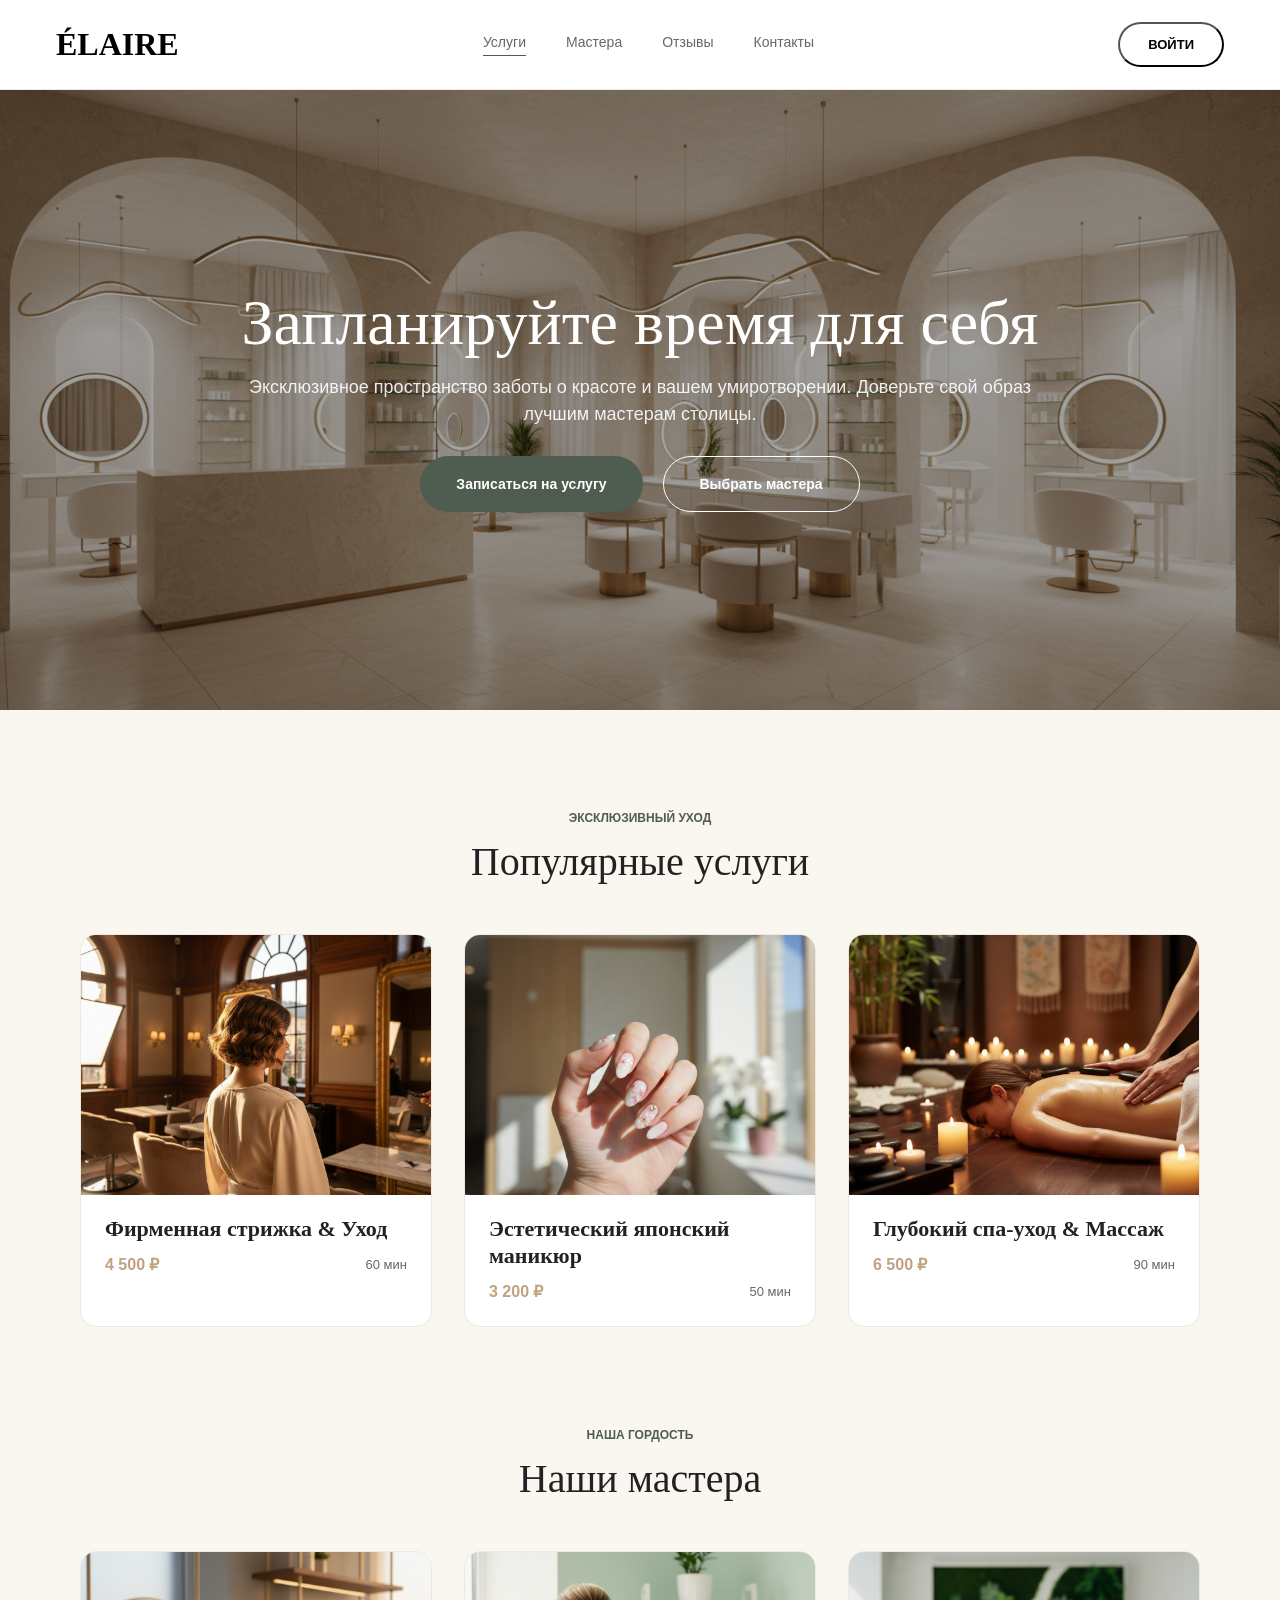
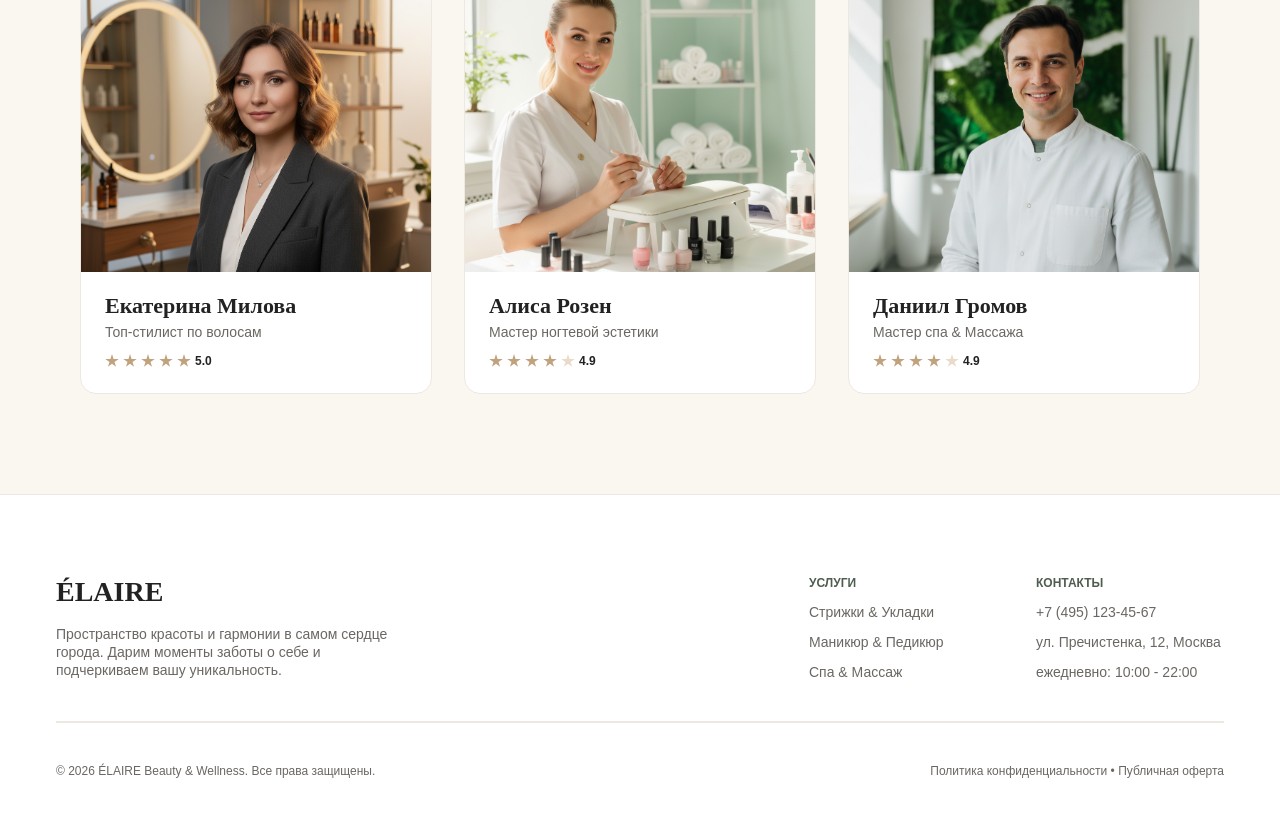
<file: frontend-1-complete/index.html>
<!DOCTYPE html>
<html lang="ru">
  <head>
    <meta charset="UTF-8" />
    <link rel="icon" type="image/svg+xml" href="/favicon.svg" />
    <meta name="viewport" content="width=device-width, initial-scale=1.0" />
    <title>ÉLAIRE — Салон услуг</title>
    <link rel="stylesheet" href="home.css" />
  </head>
  <body>
    <div class="page">
      <!-- header -->
      <header class="header">
        <div class="logo">
          <span class="logo-text">ÉLAIRE</span>
        </div>
        <nav class="nav-links">
          <div class="nav-item active"><a href="#">Услуги</a></div>
          <div class="nav-item"><a href="#">Мастера</a></div>
          <div class="nav-item"><a href="#">Отзывы</a></div>
          <div class="nav-item"><a href="#">Контакты</a></div>
        </nav>
        <button class="login-button"><span>Войти</span></button>
      </header>

      <!-- hero -->
      <section class="hero">
        <div class="hero-text-container">
          <h1 class="hero-title">Запланируйте время для себя</h1>
          <p class="hero-desc">
            Эксклюзивное пространство заботы о красоте и вашем умиротворении.
            Доверьте свой образ лучшим мастерам столицы.
          </p>
        </div>
        <div class="hero-ctas">
          <button
            class="cta-service"
            onclick="window.location.href='services.html'"
          >
            Записаться на услугу
          </button>
          <button class="cta-master">Выбрать мастера</button>
        </div>
      </section>

      <!-- popular services -->
      <section class="popular-services">
        <div class="section-header">
          <span class="section-tag">Эксклюзивный уход</span>
          <h2 class="section-title">Популярные услуги</h2>
        </div>
        <div class="services-grid">
          <article class="service-card">
            <div
              class="service-card-image"
              style="background-image: url('images/service-haircut.png')"
            ></div>
            <div class="service-card-body">
              <h3 class="service-card-title">Фирменная стрижка &amp; Уход</h3>
              <div class="service-card-meta">
                <span class="price">4 500 ₽</span>
                <span class="duration">60 мин</span>
              </div>
            </div>
          </article>
          <article class="service-card">
            <div
              class="service-card-image"
              style="background-image: url('images/service-manicure.png')"
            ></div>
            <div class="service-card-body">
              <h3 class="service-card-title">Эстетический японский маникюр</h3>
              <div class="service-card-meta">
                <span class="price">3 200 ₽</span>
                <span class="duration">50 мин</span>
              </div>
            </div>
          </article>
          <article class="service-card">
            <div
              class="service-card-image"
              style="background-image: url('images/service-spa.png')"
            ></div>
            <div class="service-card-body">
              <h3 class="service-card-title">Глубокий спа-уход &amp; Массаж</h3>
              <div class="service-card-meta">
                <span class="price">6 500 ₽</span>
                <span class="duration">90 мин</span>
              </div>
            </div>
          </article>
        </div>
      </section>

      <!-- our masters -->
      <section class="our-masters">
        <div class="section-header">
          <span class="section-tag">Наша гордость</span>
          <h2 class="section-title">Наши мастера</h2>
        </div>
        <div class="masters-grid">
          <article class="master-card">
            <div
              class="master-card-image"
              style="background-image: url('images/master-ekaterina.png')"
            ></div>
            <div class="master-card-body">
              <div class="master-info">
                <h3 class="master-name">Екатерина Милова</h3>
                <span class="master-role">Топ-стилист по волосам</span>
              </div>
              <div class="stars">
                <span class="star"></span>
                <span class="star"></span>
                <span class="star"></span>
                <span class="star"></span>
                <span class="star"></span>
                <span class="rating">5.0</span>
              </div>
            </div>
          </article>
          <article class="master-card">
            <div
              class="master-card-image"
              style="background-image: url('images/master-alisa.png')"
            ></div>
            <div class="master-card-body">
              <div class="master-info">
                <h3 class="master-name">Алиса Розен</h3>
                <span class="master-role">Мастер ногтевой эстетики</span>
              </div>
              <div class="stars">
                <span class="star"></span>
                <span class="star"></span>
                <span class="star"></span>
                <span class="star"></span>
                <span class="star star-empty"></span>
                <span class="rating">4.9</span>
              </div>
            </div>
          </article>
          <article class="master-card">
            <div
              class="master-card-image"
              style="background-image: url('images/master-daniil.png')"
            ></div>
            <div class="master-card-body">
              <div class="master-info">
                <h3 class="master-name">Даниил Громов</h3>
                <span class="master-role">Мастер спа &amp; Массажа</span>
              </div>
              <div class="stars">
                <span class="star"></span>
                <span class="star"></span>
                <span class="star"></span>
                <span class="star"></span>
                <span class="star star-empty"></span>
                <span class="rating">4.9</span>
              </div>
            </div>
          </article>
        </div>
      </section>

      <!-- footer -->
      <footer class="footer">
        <div class="footer-top">
          <div class="footer-brand">
            <span class="brand-name">ÉLAIRE</span>
            <span class="brand-desc"
              >Пространство красоты и гармонии в самом сердце города. Дарим
              моменты заботы о себе и подчеркиваем вашу уникальность.</span
            >
          </div>
          <div class="footer-links-row">
            <div class="links-col" style="width: 147px">
              <span class="col-title">Услуги</span>
              <a href="#">Стрижки &amp; Укладки</a>
              <a href="#">Маникюр &amp; Педикюр</a>
              <a href="#">Спа &amp; Массаж</a>
            </div>
            <div class="links-col" style="width: 188px">
              <span class="col-title">Контакты</span>
              <a href="#">+7 (495) 123-45-67</a>
              <a href="#">ул. Пречистенка, 12, Москва</a>
              <a href="#">ежедневно: 10:00 - 22:00</a>
            </div>
          </div>
        </div>
        <div class="footer-line"></div>
        <div class="footer-bottom">
          <span class="copy"
            >© 2026 ÉLAIRE Beauty &amp; Wellness. Все права защищены.</span
          >
          <span class="legal"
            >Политика конфиденциальности • Публичная оферта</span
          >
        </div>
      </footer>
    </div>
  </body>
</html>
</file>
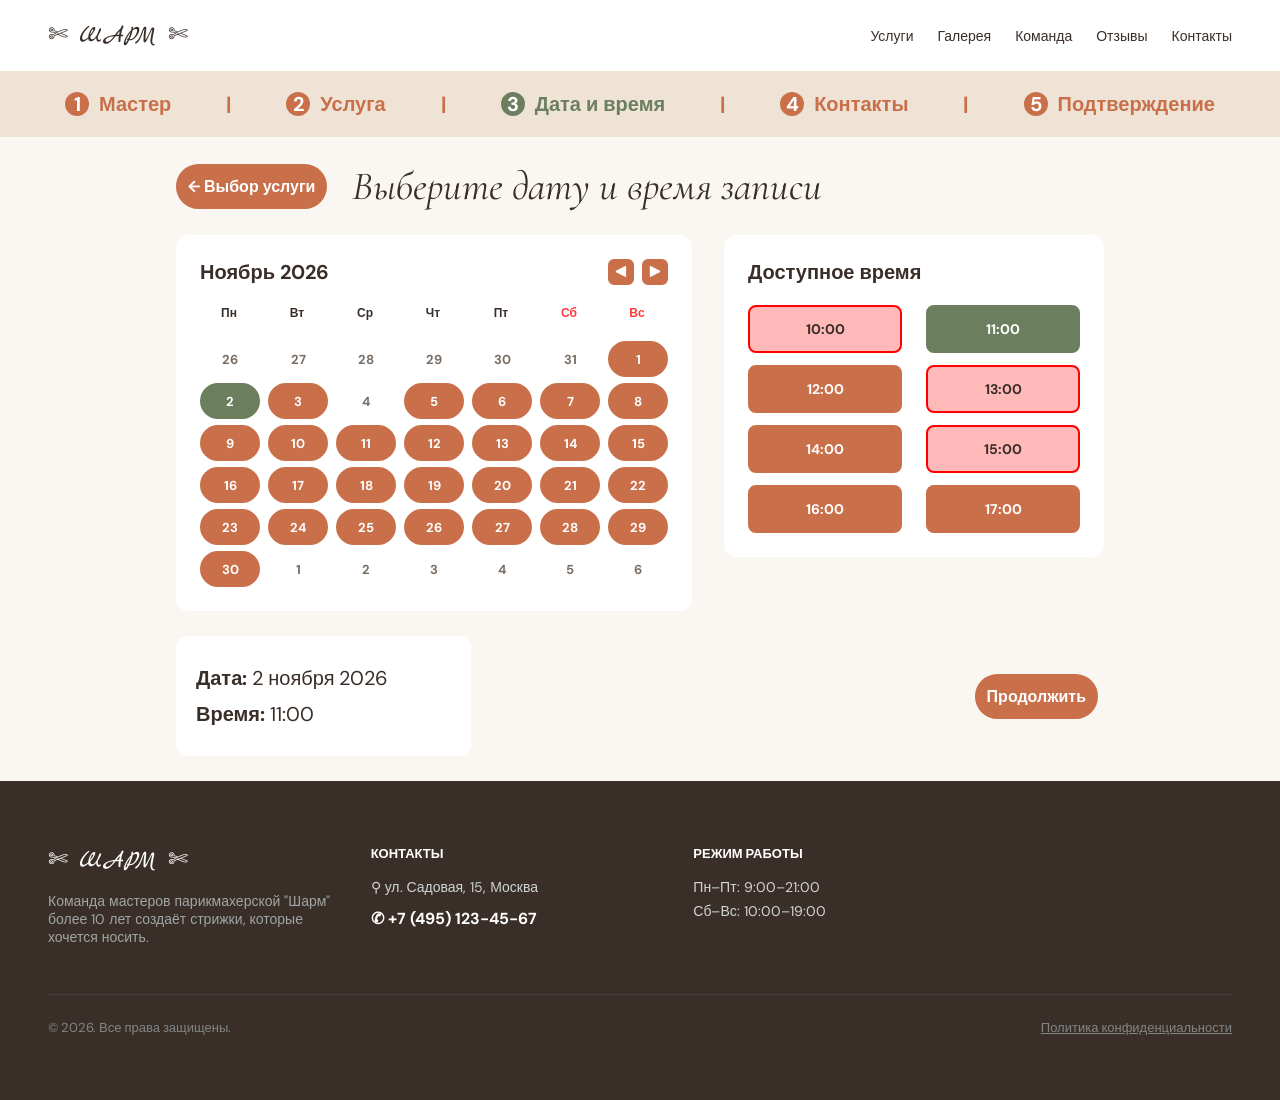
<file: frontend-1-practice/index.html>
<!DOCTYPE html>
<html lang="ru">
  <head>
    <meta charset="UTF-8" />
    <meta name="viewport" content="width=device-width, initial-scale=1.0" />
    <title>Выбор даты и времени</title>
    <link rel="stylesheet" href="styles.css" />
    <link rel="preconnect" href="https://fonts.googleapis.com">
    <link rel="preconnect" href="https://fonts.gstatic.com" crossorigin>
    <link href="https://fonts.googleapis.com/css2?family=Marck+Script&display=swap" rel="stylesheet">
    <link rel="preconnect" href="https://fonts.googleapis.com">
    <link rel="preconnect" href="https://fonts.gstatic.com" crossorigin>
    <link href="https://fonts.googleapis.com/css2?family=DM+Sans:ital,opsz,wght@0,9..40,100..1000;1,9..40,100..1000&display=swap" rel="stylesheet">
    <link rel="preconnect" href="https://fonts.googleapis.com">
    <link rel="preconnect" href="https://fonts.gstatic.com" crossorigin>
    <link href="https://fonts.googleapis.com/css2?family=Cormorant+Garamond:ital,wght@0,300..700;1,300..700&display=swap" rel="stylesheet">
  </head>


  <body>
    <div class="page">
      <header class="header">
        <div class="logo">
          <span class="logo-header">✄ ШАРМ ✄</span>
        </div>
        <nav class="links">
          <div class="nav-item">
            <a href="#">Услуги</a>
          </div>
          <div class="nav-item">
            <a href="#">Галерея</a>
          </div>
          <div class="nav-item">
            <a href="#">Команда</a>
          </div>
          <div class="nav-item">
            <a href="#">Отзывы</a>
          </div>
          <div class="nav-item">
            <a href="#">Контакты</a>
          </div>
        </nav>
      </header>


      <main class="main">
        <div class="stages">
          <div class="stage">
            <span class="number-stage">1</span>
            <span>Мастер</span>
          </div>
          <p>|</p>
          <div class="stage">
            <span class="number-stage">2</span>
            <span>Услуга</span>
          </div>
          <p>|</p>
          <div class="stage">
            <span class="number-active-stage">3</span>
            <span class="name-active-stage">Дата и время</span>
          </div>
          <p>|</p>
          <div class="stage">
            <span class="number-stage">4</span>
            <span>Контакты</span>
          </div>
          <p>|</p>
          <div class="stage">
            <span class="number-stage">5</span>
            <span>Подтверждение</span>
          </div>
        </div>
        <div class="working-area">
          <div class="info">
            <div class="first-wa">
              <button class="system-button">← Выбор услуги</button>
              <h1 class="header-wa">Выберите дату и время записи</h1>
            </div>
            <div class="second-wa">
              <div class="calendar">
                <div class="calendar-header">
                  <h2 class="name-month">Ноябрь 2026</h2>
                  <div class="month-buttons">
                    <button class="button-arrow">⯇</button>
                    <button class="button-arrow">⯈</button>
                  </div>
                </div>
                <div class="name-days">
                  <p class="day">Пн</p>
                  <p class="day">Вт</p>
                  <p class="day">Ср</p>
                  <p class="day">Чт</p>
                  <p class="day">Пт</p>
                  <p class="day weekend">Сб</p>
                  <p class="day weekend">Вс</p>
                </div>
                <div class="weeks">
                  <div class="week">
                    <button class="button-day inactive-day" disabled>26</button>
                    <button class="button-day inactive-day" disabled>27</button>
                    <button class="button-day inactive-day" disabled>28</button>
                    <button class="button-day inactive-day" disabled>29</button>
                    <button class="button-day inactive-day" disabled>30</button>
                    <button class="button-day inactive-day" disabled>31</button>
                    <button class="button-day active-day">1</button>
                  </div>
                  <div class="week">
                    <button class="button-day selected-day">2</button>
                    <button class="button-day active-day">3</button>
                    <button class="button-day inactive-day" disabled>4</button>
                    <button class="button-day active-day">5</button>
                    <button class="button-day active-day">6</button>
                    <button class="button-day active-day">7</button>
                    <button class="button-day active-day">8</button>
                  </div>
                  <div class="week">
                    <button class="button-day active-day">9</button>
                    <button class="button-day active-day">10</button>
                    <button class="button-day active-day">11</button>
                    <button class="button-day active-day">12</button>
                    <button class="button-day active-day">13</button>
                    <button class="button-day active-day">14</button>
                    <button class="button-day active-day">15</button>
                  </div>
                  <div class="week">
                    <button class="button-day active-day">16</button>
                    <button class="button-day active-day">17</button>
                    <button class="button-day active-day">18</button>
                    <button class="button-day active-day">19</button>
                    <button class="button-day active-day">20</button>
                    <button class="button-day active-day">21</button>
                    <button class="button-day active-day">22</button>
                  </div>
                  <div class="week">
                    <button class="button-day active-day">23</button>
                    <button class="button-day active-day">24</button>
                    <button class="button-day active-day">25</button>
                    <button class="button-day active-day">26</button>
                    <button class="button-day active-day">27</button>
                    <button class="button-day active-day">28</button>
                    <button class="button-day active-day">29</button>
                  </div>
                  <div class="week">
                    <button class="button-day active-day">30</button>
                    <button class="button-day inactive-day" disabled>1</button>
                    <button class="button-day inactive-day" disabled>2</button>
                    <button class="button-day inactive-day" disabled>3</button>
                    <button class="button-day inactive-day" disabled>4</button>
                    <button class="button-day inactive-day" disabled>5</button>
                    <button class="button-day inactive-day" disabled>6</button>
                  </div>
                </div>
              </div>
              <div class="time">
                <h2 class="header-time">Доступное время</h2>
                <div class="lines-time">
                  <div class="line-time">
                    <button class="button-time inactive-time" disabled>10:00</button>
                    <button class="button-time selected-time">11:00</button>
                  </div>
                  <div class="line-time">
                    <button class="button-time active-time">12:00</button>
                    <button class="button-time inactive-time" disabled>13:00</button>
                  </div>
                  <div class="line-time">
                    <button class="button-time active-time">14:00</button>
                    <button class="button-time inactive-time" disabled>15:00</button>
                  </div>
                  <div class="line-time">
                    <button class="button-time active-time">16:00</button>
                    <button class="button-time active-time">17:00</button>
                  </div>
                </div>
              </div>
            </div>
            <div class="third-wa">
              <div class="date-time">
                <p><span class="header-date-time">Дата: </span>2 ноября 2026</p>
                <p><span class="header-date-time">Время: </span>11:00</p>
              </div>
              <button class="system-button">Продолжить</button>
            </div>
          </div>
        </div>
      </main>


      <footer class="footer">
        <div class="footer-top">
          <div class="footer-top-left">
            <span class="logo-footer">✄ ШАРМ ✄</span>
            <p class="text-description">Команда мастеров парикмахерской "Шарм" более 10 лет создаёт стрижки, которые хочется носить.</p>
          </div>
          <div class="footer-top-middle">
            <p class="header-footer-coloumn">Контакты</p>
            <div class="contacts">
              <a href="#" class="address">⚲ ул. Садовая, 15, Москва</a>
              <a href="#" class="phone">✆ +7 (495) 123-45-67</a>
            </div>
          </div>
          <div class="footer-top-right">
            <p class="header-footer-coloumn">Режим работы</p>
            <div class="operating-hours">
              <p>Пн–Пт: 9:00–21:00</p>
              <p>Сб–Вс: 10:00–19:00</p>
            </div>
          </div>
        </div>
        <div class="footer-bottom">
          <p class="footer-bottom-left">© 2026. Все права защищены.</p>
          <a href="#" class="footer-bottom-right">Политика конфиденциальности</a>
        </div>
      </footer>
    </div>
  </body>
</html>
</file>
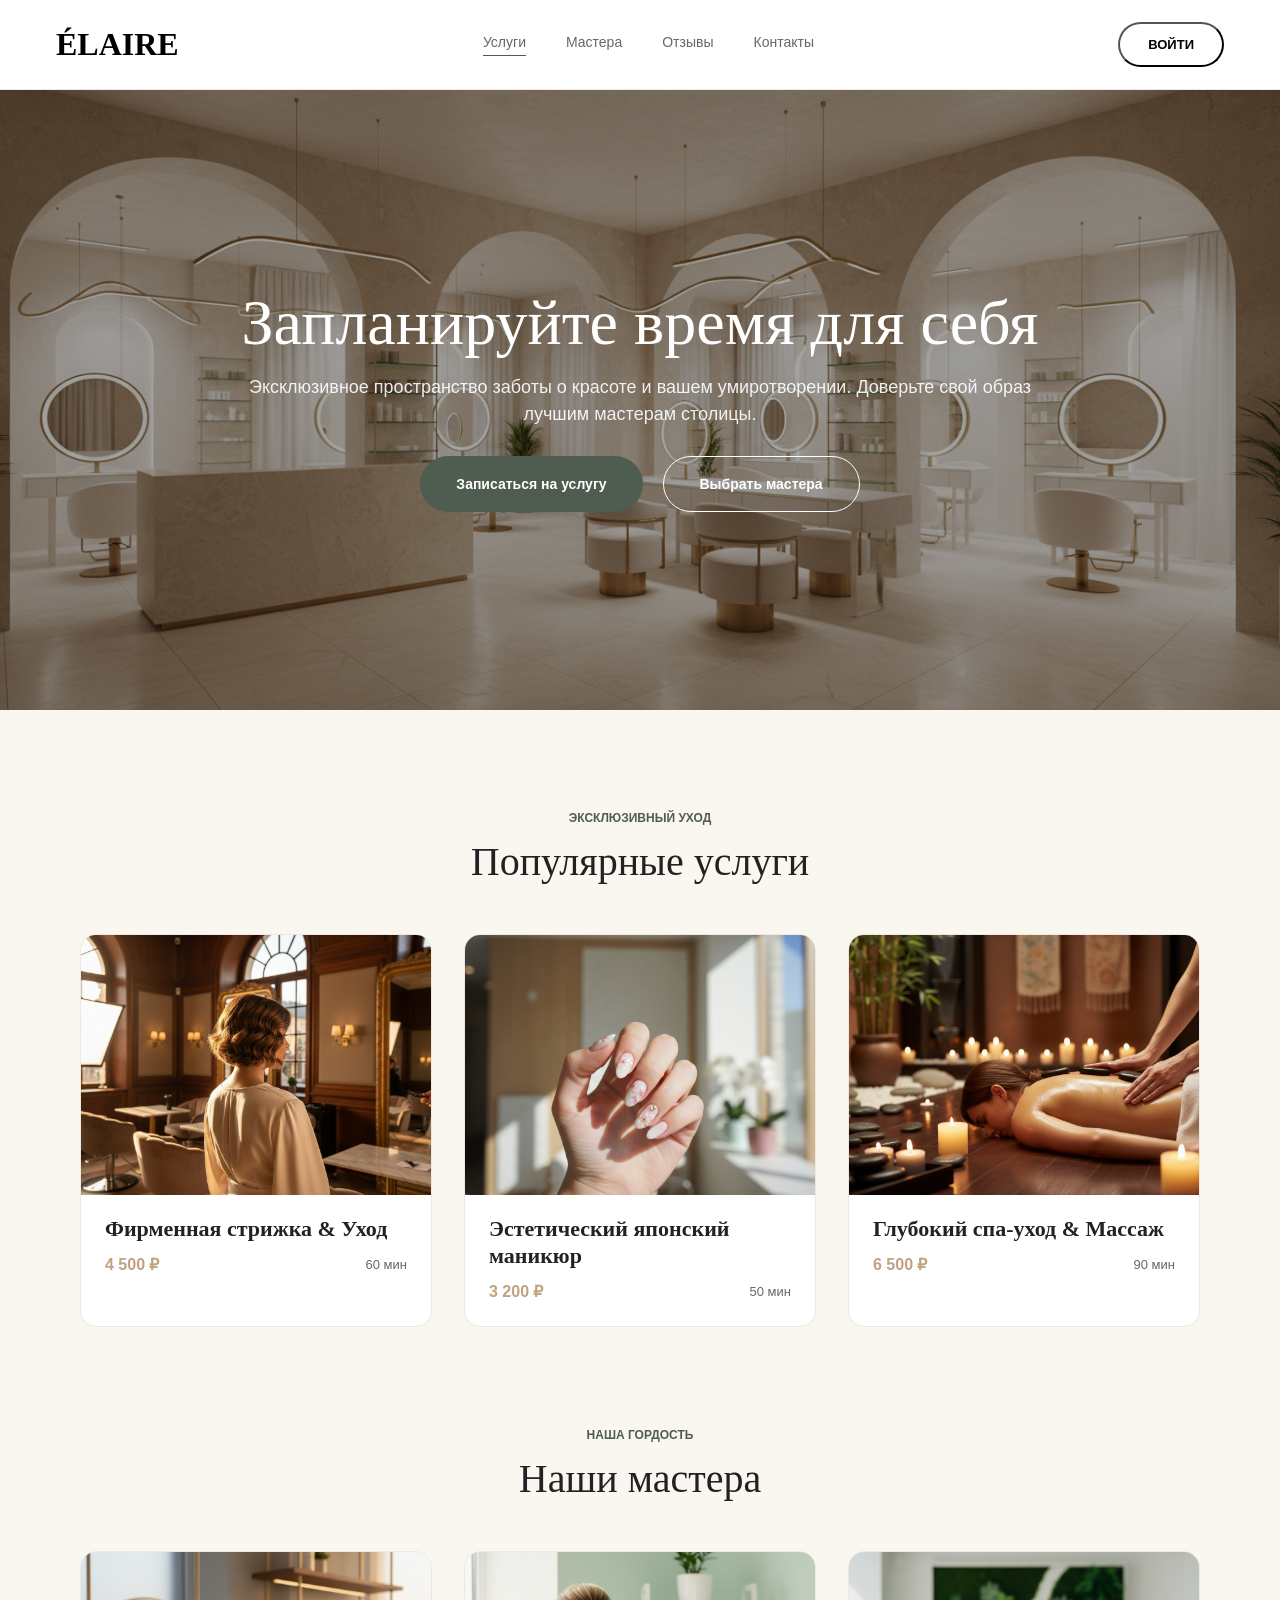
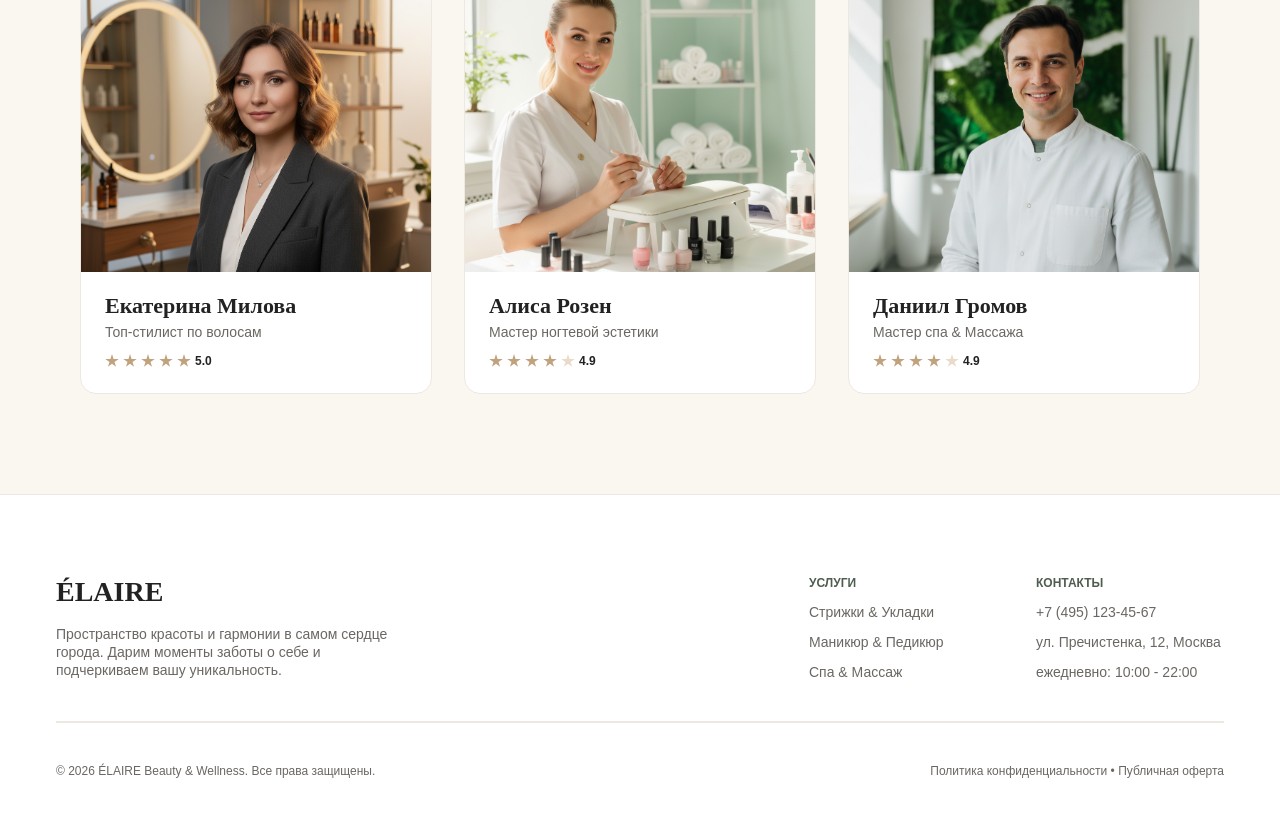
<file: frontend-2-complete/index.html>
<!DOCTYPE html>
<html lang="ru">
  <head>
    <meta charset="UTF-8" />
    <link rel="icon" type="image/svg+xml" href="/favicon.svg" />
    <meta name="viewport" content="width=device-width, initial-scale=1.0" />
    <title>ÉLAIRE — Салон услуг</title>
    <link rel="stylesheet" href="home.css" />
  </head>
  <body>
    <div class="page">
      <!-- header -->
      <header class="header">
        <div class="logo">
          <span class="logo-text">ÉLAIRE</span>
        </div>
        <nav class="nav-links">
          <div class="nav-item active"><a href="#">Услуги</a></div>
          <div class="nav-item"><a href="#">Мастера</a></div>
          <div class="nav-item"><a href="#">Отзывы</a></div>
          <div class="nav-item"><a href="#">Контакты</a></div>
        </nav>
        <button class="login-button"><span>Войти</span></button>
      </header>

      <!-- hero -->
      <section class="hero">
        <div class="hero-text-container">
          <h1 class="hero-title">Запланируйте время для себя</h1>
          <p class="hero-desc">
            Эксклюзивное пространство заботы о красоте и вашем умиротворении.
            Доверьте свой образ лучшим мастерам столицы.
          </p>
        </div>
        <div class="hero-ctas">
          <button class="cta-service">Записаться на услугу</button>
          <button class="cta-master">Выбрать мастера</button>
        </div>
      </section>

      <!-- popular services -->
      <section class="popular-services">
        <div class="section-header">
          <span class="section-tag">Эксклюзивный уход</span>
          <h2 class="section-title">Популярные услуги</h2>
        </div>
        <div class="services-grid">
          <article class="service-card">
            <div
              class="service-card-image"
              style="background-image: url('images/service-haircut.png')"
            ></div>
            <div class="service-card-body">
              <h3 class="service-card-title">Фирменная стрижка &amp; Уход</h3>
              <div class="service-card-meta">
                <span class="price">4 500 ₽</span>
                <span class="duration">60 мин</span>
              </div>
            </div>
          </article>
          <article class="service-card">
            <div
              class="service-card-image"
              style="background-image: url('images/service-manicure.png')"
            ></div>
            <div class="service-card-body">
              <h3 class="service-card-title">Эстетический японский маникюр</h3>
              <div class="service-card-meta">
                <span class="price">3 200 ₽</span>
                <span class="duration">50 мин</span>
              </div>
            </div>
          </article>
          <article class="service-card">
            <div
              class="service-card-image"
              style="background-image: url('images/service-spa.png')"
            ></div>
            <div class="service-card-body">
              <h3 class="service-card-title">Глубокий спа-уход &amp; Массаж</h3>
              <div class="service-card-meta">
                <span class="price">6 500 ₽</span>
                <span class="duration">90 мин</span>
              </div>
            </div>
          </article>
        </div>
      </section>

      <!-- our masters -->
      <section class="our-masters">
        <div class="section-header">
          <span class="section-tag">Наша гордость</span>
          <h2 class="section-title">Наши мастера</h2>
        </div>
        <div class="masters-grid">
          <article class="master-card">
            <div
              class="master-card-image"
              style="background-image: url('images/master-ekaterina.png')"
            ></div>
            <div class="master-card-body">
              <div class="master-info">
                <h3 class="master-name">Екатерина Милова</h3>
                <span class="master-role">Топ-стилист по волосам</span>
              </div>
              <div class="stars">
                <span class="star"></span>
                <span class="star"></span>
                <span class="star"></span>
                <span class="star"></span>
                <span class="star"></span>
                <span class="rating">5.0</span>
              </div>
            </div>
          </article>
          <article class="master-card">
            <div
              class="master-card-image"
              style="background-image: url('images/master-alisa.png')"
            ></div>
            <div class="master-card-body">
              <div class="master-info">
                <h3 class="master-name">Алиса Розен</h3>
                <span class="master-role">Мастер ногтевой эстетики</span>
              </div>
              <div class="stars">
                <span class="star"></span>
                <span class="star"></span>
                <span class="star"></span>
                <span class="star"></span>
                <span class="star star-empty"></span>
                <span class="rating">4.9</span>
              </div>
            </div>
          </article>
          <article class="master-card">
            <div
              class="master-card-image"
              style="background-image: url('images/master-daniil.png')"
            ></div>
            <div class="master-card-body">
              <div class="master-info">
                <h3 class="master-name">Даниил Громов</h3>
                <span class="master-role">Мастер спа &amp; Массажа</span>
              </div>
              <div class="stars">
                <span class="star"></span>
                <span class="star"></span>
                <span class="star"></span>
                <span class="star"></span>
                <span class="star star-empty"></span>
                <span class="rating">4.9</span>
              </div>
            </div>
          </article>
        </div>
      </section>

      <!-- footer -->
      <footer class="footer">
        <div class="footer-top">
          <div class="footer-brand">
            <span class="brand-name">ÉLAIRE</span>
            <span class="brand-desc"
              >Пространство красоты и гармонии в самом сердце города. Дарим
              моменты заботы о себе и подчеркиваем вашу уникальность.</span
            >
          </div>
          <div class="footer-links-row">
            <div class="links-col" style="width: 147px">
              <span class="col-title">Услуги</span>
              <a href="#">Стрижки &amp; Укладки</a>
              <a href="#">Маникюр &amp; Педикюр</a>
              <a href="#">Спа &amp; Массаж</a>
            </div>
            <div class="links-col" style="width: 188px">
              <span class="col-title">Контакты</span>
              <a href="#">+7 (495) 123-45-67</a>
              <a href="#">ул. Пречистенка, 12, Москва</a>
              <a href="#">ежедневно: 10:00 - 22:00</a>
            </div>
          </div>
        </div>
        <div class="footer-line"></div>
        <div class="footer-bottom">
          <span class="copy"
            >© 2026 ÉLAIRE Beauty &amp; Wellness. Все права защищены.</span
          >
          <span class="legal"
            >Политика конфиденциальности • Публичная оферта</span
          >
        </div>
      </footer>
    </div>
    <script src="./home.js"></script>
  </body>
</html>
</file>
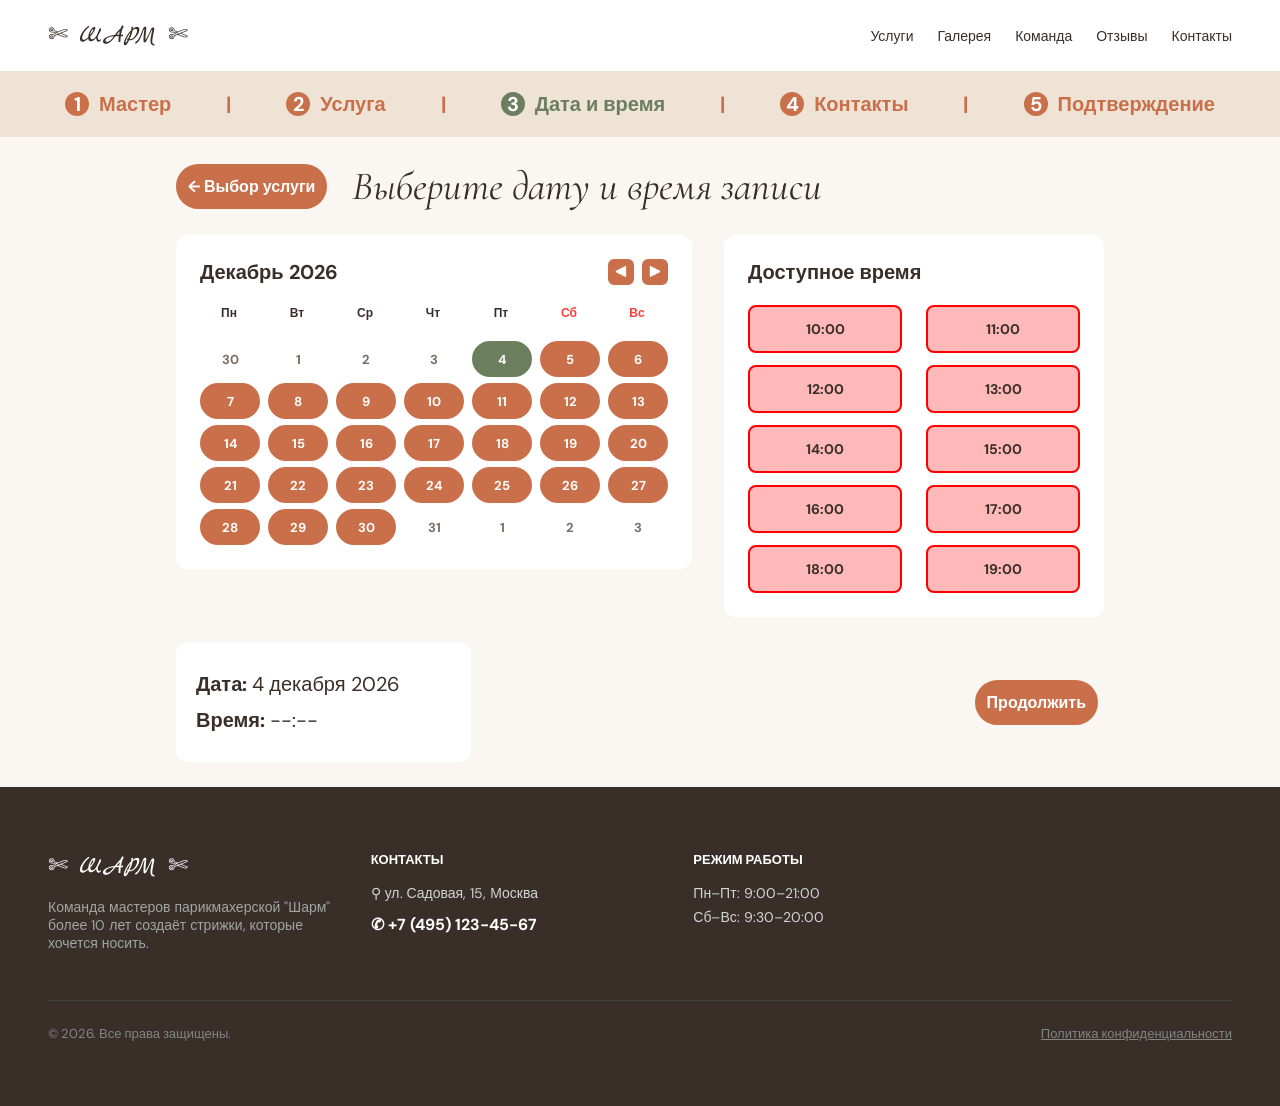
<file: frontend-2-practice/index.html>
<!DOCTYPE html>
<html lang="ru">
  <head>
    <meta charset="UTF-8" />
    <meta name="viewport" content="width=device-width, initial-scale=1.0" />
    <title>Выбор даты и времени</title>
    <link rel="stylesheet" href="styles.css" />
    <link rel="preconnect" href="https://fonts.googleapis.com">
    <link rel="preconnect" href="https://fonts.gstatic.com" crossorigin>
    <link href="https://fonts.googleapis.com/css2?family=Marck+Script&display=swap" rel="stylesheet">
    <link rel="preconnect" href="https://fonts.googleapis.com">
    <link rel="preconnect" href="https://fonts.gstatic.com" crossorigin>
    <link href="https://fonts.googleapis.com/css2?family=DM+Sans:ital,opsz,wght@0,9..40,100..1000;1,9..40,100..1000&display=swap" rel="stylesheet">
    <link rel="preconnect" href="https://fonts.googleapis.com">
    <link rel="preconnect" href="https://fonts.gstatic.com" crossorigin>
    <link href="https://fonts.googleapis.com/css2?family=Cormorant+Garamond:ital,wght@0,300..700;1,300..700&display=swap" rel="stylesheet">
  </head>


  <body>
    <div class="page">
      <header class="header">
        <div class="logo">
          <button class="logo-header">✄ ШАРМ ✄</button>
        </div>
        <nav class="links">
          <div class="nav-item">
            <a href="#">Услуги</a>
          </div>
          <div class="nav-item">
            <a href="#">Галерея</a>
          </div>
          <div class="nav-item">
            <a href="#">Команда</a>
          </div>
          <div class="nav-item">
            <a href="#">Отзывы</a>
          </div>
          <div class="nav-item">
            <a href="#">Контакты</a>
          </div>
        </nav>
      </header>


      <main class="main">
        <div class="stages">
          <div class="stage">
            <span class="number-stage">1</span>
            <span>Мастер</span>
          </div>
          <p>|</p>
          <div class="stage">
            <span class="number-stage">2</span>
            <span>Услуга</span>
          </div>
          <p>|</p>
          <div class="stage">
            <span class="number-active-stage">3</span>
            <span class="name-active-stage">Дата и время</span>
          </div>
          <p>|</p>
          <div class="stage">
            <span class="number-stage">4</span>
            <span>Контакты</span>
          </div>
          <p>|</p>
          <div class="stage">
            <span class="number-stage">5</span>
            <span>Подтверждение</span>
          </div>
        </div>
        <div class="working-area">
          <div class="info">
            <div class="first-wa">
              <button class="system-button back-button">← Выбор услуги</button>
              <h1 class="header-wa">Выберите дату и время записи</h1>
            </div>
            <div class="second-wa">
              <div class="calendar">
                <div class="calendar-header">
                  <h2 class="name-month"></h2>
                  <div class="month-buttons">
                    <button class="button-arrow last-month">⯇</button>
                    <button class="button-arrow next-month">⯈</button>
                  </div>
                </div>
                <div class="name-days">
                  <p class="day">Пн</p>
                  <p class="day">Вт</p>
                  <p class="day">Ср</p>
                  <p class="day">Чт</p>
                  <p class="day">Пт</p>
                  <p class="day weekend">Сб</p>
                  <p class="day weekend">Вс</p>
                </div>
                <div class="weeks"></div>
              </div>
              <div class="time">
                <h2 class="header-time">Доступное время</h2>
                <div class="lines-time"> </div>
              </div>
            </div>
            <div class="third-wa">
              <div class="date-time"></div>
              <button class="system-button continue-button">Продолжить</button>
            </div>
          </div>
        </div>
      </main>


      <footer class="footer">
        <div class="footer-top">
          <div class="footer-top-left">
            <span class="logo-footer">✄ ШАРМ ✄</span>
            <p class="text-description">Команда мастеров парикмахерской "Шарм" более 10 лет создаёт стрижки, которые хочется носить.</p>
          </div>
          <div class="footer-top-middle">
            <p class="header-footer-coloumn">Контакты</p>
            <div class="contacts">
              <a href="#" class="address">⚲ ул. Садовая, 15, Москва</a>
              <a href="#" class="phone">✆ +7 (495) 123-45-67</a>
            </div>
          </div>
          <div class="footer-top-right">
            <p class="header-footer-coloumn">Режим работы</p>
            <div class="operating-hours">
              <p>Пн–Пт: 9:00–21:00</p>
              <p>Сб–Вс: 9:30–20:00</p>
            </div>
          </div>
        </div>
        <div class="footer-bottom">
          <p class="footer-bottom-left">© 2026. Все права защищены.</p>
          <a href="#" class="footer-bottom-right">Политика конфиденциальности</a>
        </div>
      </footer>
    </div>
    <script src="script.js"></script>
  </body>
</html>
</file>
<file: frontend-1-complete/home.css>
/* ===== reset & base ===== */
* {
  margin: 0;
  padding: 0;
  box-sizing: border-box;
}

body {
  min-height: 100vh;
  font-family: "DM Sans", sans-serif;
}

.page {
  display: flex;
  flex-direction: column;
  min-height: 100vh;
  background: #faf6f0;
}

/* ===== header ===== */
.header {
  display: flex;
  flex-direction: row;
  justify-content: space-between;
  align-items: center;
  padding: 0px 56px;
  height: 90px;
  background: #ffffff;
  border-bottom: 1px solid #ede8e1;
}

.logo-text {
  font-family: "Cormorant Garamond", serif;
  font-weight: 600;
  font-size: 32px;
  line-height: 39px;
  cursor: pointer;
}

.nav-links {
  display: flex;
  flex-direction: row;
  gap: 40px;
}

.nav-item {
  padding-bottom: 4px;
  border-bottom: 1.5px solid transparent;
}

.nav-item.active {
  border-bottom-color: #4f5d50;
}

.nav-item a {
  font-size: 14px;
  line-height: 18px;
  color: #6b6661;
  text-decoration: none;
}

.login-button {
  padding: 12px 28px;
  border-radius: 100px;
  background: transparent;
  cursor: pointer;
  font-weight: 600;
  font-size: 13px;
  line-height: 17px;
  text-transform: uppercase;
}

/* ===== hero ===== */
.hero {
  display: flex;
  flex-direction: column;
  justify-content: center;
  align-items: center;
  padding: 0px 80px;
  gap: 28px;
  height: 620px;
  background: linear-gradient(0deg, rgba(0, 0, 0, 0.35), rgba(0, 0, 0, 0.35)),
    url("./images/hero-salon.png") center / cover no-repeat;
}

.hero-text-container {
  display: flex;
  flex-direction: column;
  align-items: center;
  gap: 16px;
  max-width: 800px;
}

.hero-title {
  font-family: "Cormorant Garamond", serif;
  font-weight: 400;
  font-size: 64px;
  line-height: 1.1;
  text-align: center;
  color: #ffffff;
}

.hero-desc {
  font-size: 18px;
  line-height: 1.5;
  text-align: center;
  color: #ffffff;
  opacity: 0.9;
}

.hero-ctas {
  display: flex;
  flex-direction: row;
  gap: 20px;
}

.cta-service {
  padding: 18px 36px;
  background: #4f5d50;
  border-radius: 100px;
  border: none;
  cursor: pointer;
  font-weight: 600;
  font-size: 14px;
  line-height: 18px;
  color: #ffffff;
}

.cta-service:hover {
  background: #3d4a3e;
}

.cta-master {
  padding: 18px 36px;
  background: transparent;
  border: 1px solid #ffffff;
  border-radius: 100px;
  cursor: pointer;
  font-weight: 600;
  font-size: 14px;
  line-height: 18px;
  color: #ffffff;
}

.cta-master:hover {
  background: rgba(255, 255, 255, 0.1);
}

/* ===== section header ===== */
.section-header {
  display: flex;
  flex-direction: column;
  align-items: center;
  gap: 12px;
  width: 100%;
}

.section-tag {
  font-weight: 700;
  font-size: 12px;
  line-height: 16px;
  text-transform: uppercase;
  color: #4f5d50;
}

.section-title {
  font-family: "Cormorant Garamond", serif;
  font-weight: 500;
  font-size: 40px;
  line-height: 48px;
  color: #222222;
}

/* ===== popular services ===== */
.popular-services {
  display: flex;
  flex-direction: column;
  align-items: flex-start;
  padding: 100px 80px 80px;
  gap: 48px;
  background: #faf6f0;
}

.services-grid {
  display: flex;
  flex-direction: row;
  gap: 32px;
  width: 100%;
}

.service-card {
  display: flex;
  flex-direction: column;
  align-items: flex-start;
  gap: 20px;
  flex: 1;
  padding-bottom: 24px;
  background: #ffffff;
  border: 1px solid #ede8e1;
  border-radius: 16px;
  overflow: hidden;
}

.service-card-image {
  width: 100%;
  height: 260px;
  background-size: cover;
  background-position: center;
  background-repeat: no-repeat;
}

.service-card-image--haircut {
  background-image: url("../images/service-haircut.png");
}

.service-card-image--manicure {
  background-image: url("../images/service-manicure.png");
}

.service-card-image--spa {
  background-image: url("../images/service-spa.png");
}

.service-card-body {
  display: flex;
  flex-direction: column;
  gap: 12px;
  padding: 0 24px;
  width: 100%;
}

.service-card-title {
  font-family: "Cormorant Garamond", serif;
  font-weight: 600;
  font-size: 22px;
  line-height: 27px;
  color: #222222;
}

.service-card-meta {
  display: flex;
  flex-direction: row;
  justify-content: space-between;
  align-items: center;
}

.service-card-meta .price {
  font-weight: 600;
  font-size: 16px;
  line-height: 21px;
  color: #c1a27e;
}

.service-card-meta .duration {
  font-size: 13px;
  line-height: 17px;
  color: #6b6661;
}

/* ===== our masters ===== */
.our-masters {
  display: flex;
  flex-direction: column;
  align-items: flex-start;
  padding: 20px 80px 100px;
  gap: 48px;
  background: #faf6f0;
}

.masters-grid {
  display: flex;
  flex-direction: row;
  gap: 32px;
  width: 100%;
}

.master-card {
  display: flex;
  flex-direction: column;
  align-items: flex-start;
  gap: 20px;
  flex: 1;
  padding-bottom: 24px;
  background: #ffffff;
  border: 1px solid #ede8e1;
  border-radius: 16px;
  overflow: hidden;
}

.master-card-image {
  width: 100%;
  height: 320px;
  background-size: cover;
  background-position: center;
  background-repeat: no-repeat;
}

.master-card-image--ekaterina {
  background-image: url("../images/master-ekaterina.png");
}

.master-card-image--alisa {
  background-image: url("../images/master-alisa.png");
}

.master-card-image--daniil {
  background-image: url("../images/master-daniil.png");
}

.master-card-body {
  display: flex;
  flex-direction: column;
  gap: 12px;
  padding: 0 24px;
  width: 100%;
}

.master-info {
  display: flex;
  flex-direction: column;
  gap: 4px;
}

.master-name {
  font-family: "Cormorant Garamond", serif;
  font-weight: 600;
  font-size: 22px;
  line-height: 27px;
  color: #222222;
}

.master-role {
  font-size: 14px;
  line-height: 18px;
  color: #6b6661;
}

.stars {
  display: flex;
  flex-direction: row;
  align-items: center;
  gap: 4px;
}

.star {
  width: 14px;
  height: 14px;
  background: #c1a27e;
  clip-path: polygon(
    50% 0%,
    61% 35%,
    98% 35%,
    68% 57%,
    79% 91%,
    50% 70%,
    21% 91%,
    32% 57%,
    2% 35%,
    39% 35%
  );
}

.star-empty {
  background: #eadbc8;
}

.rating {
  font-weight: 600;
  font-size: 12px;
  line-height: 16px;
  color: #222222;
}

/* ===== footer ===== */
.footer {
  background: #ffffff;
  display: flex;
  flex-direction: column;
  padding: 80px 56px 48px;
  border-top: 1px solid #ede8e1;
  margin-top: auto;
}

.footer-top {
  display: flex;
  flex-direction: row;
  justify-content: space-between;
  gap: 20px;
}

.footer-brand {
  display: flex;
  flex-direction: column;
  gap: 16px;
}

.footer-brand .brand-name {
  font-family: "Cormorant Garamond", serif;
  font-style: normal;
  font-weight: 600;
  font-size: 28px;
  line-height: 34px;
  color: #222222;
}

.footer-brand .brand-desc {
  max-width: 360px;
  font-size: 14px;
  line-height: 18px;
  color: #6b6661;
}

.footer-links-row {
  display: flex;
  flex-direction: row;
  gap: 80px;
}

.links-col {
  display: flex;
  flex-direction: column;
  gap: 12px;
}

.links-col .col-title {
  font-weight: 600;
  font-size: 12px;
  line-height: 16px;
  text-transform: uppercase;
  color: #4f5d50;
}

.links-col a {
  font-size: 14px;
  line-height: 18px;
  color: #6b6661;
  text-decoration: none;
}

.footer-line {
  border: 1px solid #ede8e1;
  margin-top: 40px;
  margin-bottom: 40px;
}

.footer-bottom {
  display: flex;
  flex-direction: row;
  justify-content: space-between;
  align-items: center;
  flex-grow: 0;
}

.footer-bottom .copy {
  font-size: 12px;
  line-height: 16px;
  color: #6b6661;
}

.footer-bottom .legal {
  font-size: 12px;
  line-height: 16px;
  color: #6b6661;
  margin-left: 20px;
}
</file>
<file: frontend-1-practice/styles.css>
* {
  margin: 0;
  padding: 0;
  box-sizing: border-box;
}

body {
  min-height: 100vh;
  font-family: 'DM Sans', sans-serif;
}

.page {
  min-height: 100vh;
}

h1, h2 {
  margin: 0;
  font-weight: inherit;
  font-size: inherit;
}

.header {
  display: flex;
  padding: 20px 48px;
  justify-content: space-between;
  align-items: center;
  background-color: #FFFFFF;
  color: #3A2E28;
}

.logo-header {
  font-family: 'Marck Script';
  font-size: 24px;
  min-width: 158px;
  white-space: nowrap;
}

.links {
  display: flex;
  flex-direction: row;
  align-items: center;
  gap: 24px;
}

.nav-item a {
  color: #3A2E28;
  text-decoration: none;
  font-family: 'DM Sans', sans-serif;
  font-size: 14px;
}

.main {
  background-color: #FAF7F2;
}

.stages {
  display: flex;
  align-items: center;
  flex-direction: row;
  gap: 20px;
  padding: 20px 30px;
  justify-content: space-evenly;
  background-color: #EEE3D5;
  color: #C96F4A;
  font-size: 20px;
  font-weight: bold;
  white-space: nowrap;
}

.stage {
  display: flex;
  align-items: center;
  flex-direction: row;
  gap: 10px;
}

.number-stage {
  display: flex;
  justify-content: center;
  align-items: center;
  width: 24px;
  height: 24px;
  background-color: #C96F4A;
  color: #FFFFFF; 
  border-radius: 50%;
}

.number-active-stage {
  display: flex;
  justify-content: center;
  align-items: center;
  width: 24px;
  height: 24px;
  background-color: #6B7F5E;
  color: #FFFFFF; 
  border-radius: 100px;
}

.name-active-stage {
  color: #6B7F5E;
}

.working-area {
  display: flex;
  flex-direction: column;
  align-items: center;
}

.info {
  display: flex;
  justify-content: space-between;
  flex-direction: column;
  align-items: flex-start;
  padding: 25px;
  gap: 25px;
}

.first-wa {
  display: flex;
  flex-direction: row;
  justify-content: flex-start;
  align-items: center;
  gap: 25px;
  white-space: nowrap;
}

.system-button {
  display: flex;
  justify-content: center;
  align-items: center;
  height: 45px;
  background-color: #C96F4A;
  border-radius: 100px;
  padding: 10px;
  border: 2px solid #C96F4A;
  box-sizing: border-box;
  cursor: pointer;
  color: #FFFFFF; 
  font-family: 'DM Sans', sans-serif;
  font-size: 16px;
  font-weight: bold;
}

.system-button:hover, .active-day:hover, .button-arrow:hover, .active-time:hover {
  background-color: #FFAB88;
}

.system-button:active, .active-day:active, .button-arrow:active, .active-time:active {
  background-color: #965337;
}

.system-button:focus-visible, .active-day:focus-visible, .selected-day:focus-visible, .button-arrow:focus-visible, .active-time:focus-visible, .selected-time:focus-visible {
  outline: 3px solid #6B7F5E;
  outline-offset: 2px;
}

.header-wa {
  font-size: 40px;
  font-family: 'Cormorant Garamond';
  font-style: italic;
  color: #3A2E28;
}

.second-wa {
  display: flex;
  flex-direction: row;
  align-items: flex-start;
  justify-content: space-between;
  gap: 32px;
}

.calendar{
  border-radius: 12px;
  background-color: #FFFFFF;
  padding: 24px;
  display: flex;
  flex-direction: column;
  gap: 20px;
  flex: 1;
  min-width: 0;
}

.calendar-header {
  display: flex;
  flex-direction: row;
  align-items: center;
  justify-content: space-between;
}

.name-month {
  font-size: 20px;
  color:#3A2E28;
  font-weight: bold;
}

.month-buttons {
  display: flex;
  flex-direction: row;
  align-items: center;
  gap: 8px;
}

.button-arrow {
  display: flex;
  justify-content: center;
  align-items: center;
  height: 26px;
  width: 26px;
  background-color: #C96F4A;
  border-radius: 6px;
  border: 2px solid #C96F4A;
  cursor: pointer;
  color: #FFFFFF; 
  font-family: 'DM Sans', sans-serif;
  font-size: 13px;
  font-weight: bold;
}

.name-days {
  display: flex;
  flex-direction: row;
  align-items: center;
  justify-content: flex-start;
  padding: 0px 11px;
  gap: 32px;
}

.day {
  width: 36px;
  display: flex;
  align-items: center;
  justify-content: space-evenly;
  color:#3A2E28;
  font-size: 12px;
  font-weight: bold;
}

.weekend {
  color: #FF3C3C;
}

.weeks {
  display: flex;
  flex-direction: column;
  align-items: flex-start;
  gap: 6px;
}

.week {
  display: flex;
  align-items: center;
  flex-direction: row;
  gap: 8px;
}

.button-day {
  display: flex;
  justify-content: center;
  align-items: center;
  height: 36px;
  width: 60px;
  font-family: 'DM Sans', sans-serif;
  font-size: 13px;
  font-weight: bold;
}

.inactive-day {
  background-color: #FFFFFF;
  border: 2px solid #FFFFFF;
  cursor: not-allowed;
  color: #7A6E64; 

}

.active-day {
  background-color: #C96F4A;
  border-radius: 100px;
  border: 2px solid #C96F4A;
  cursor: pointer;
  color: #FFFFFF; 
}

.selected-day {
  background-color: #6B7F5E;
  border-radius: 100px;
  border: 2px solid #6B7F5E;
  cursor: pointer;
  color: #FFFFFF; 
}

.time {
  display: flex;
  flex-direction: column;
  align-items: flex-start;
  gap: 20px;
  background-color: #FFFFFF;
  border-radius: 12px;
  padding: 24px;
  gap: 20px;
}

.lines-time {
  display: flex;
  flex-direction: column;
  align-items: center;
  gap: 12px;
}

.line-time {
  display: flex;
  flex-direction: row;
  align-items: center;
  gap: 24px;
}

.header-time {
  color:#3A2E28;
  font-size: 20px;
  font-weight: bold;
}

.button-time {
  display: flex;
  justify-content: center;
  align-items: center;
  height: 48px;
  width: 154px;
  border-radius: 8px;
  font-family: 'DM Sans', sans-serif;
  font-size: 14px;
  font-weight: bold;
}

.inactive-time {
  background-color: #FFB9B9;
  border: 2px solid #FF0000;
  cursor: not-allowed;
  color: #3A2E28; 
}

.active-time {
  background-color: #C96F4A;
  border: 2px solid #C96F4A;
  cursor: pointer;
  color: #FFFFFF; 
}

.selected-time {
  background-color: #6B7F5E;
  border: 2px solid #6B7F5E;
  color: #FFFFFF; 
}

.third-wa {
  width: 922px;
  display: flex;
  flex-direction: row;
  align-items: center;
  justify-content: space-between;
}

.date-time {
  height: 120px;
  width: 295px;
  display: flex;
  flex-direction: column;
  align-items: flex-start;
  justify-content: center;
  gap: 10px;
  background-color: #FFFFFF;
  border-radius: 12px;
  padding: 20px;
  color: #3A2E28;
  font-size: 20px;
  white-space: nowrap;
}

.header-date-time {
  font-weight: bold;
}

.footer {
  background-color: #3A2E28;
  padding: 64px 48px;
  display: flex;
  flex-direction: column;
  gap: 48px;
}

.footer-top {
  display: flex;
  align-items: flex-start;
  justify-content: flex-start;
  gap: 40px;
}

.footer-top-left {
  max-width: 282.67px;
  display: flex;
  flex-direction: column;
  align-items: flex-start;
  gap: 16px;
  flex-shrink: 0;
}

.logo-footer{
  color: #FFFFFF;
  font-family: 'Marck Script';
  font-size: 24px;
  min-width: 158px;
}

.text-description {
  color: #A0A5A5;
  font-size: 14px;
}

.header-footer-coloumn {
  color:#FFFFFF;
  font-size: 13px;
  font-weight: bold;
  text-transform: uppercase;
}

.footer-top-middle {
  display: flex;
  flex-direction: column;
  align-items: flex-start;
  min-width: 282.67px;
  gap: 16px;
}

.contacts {
  display: flex;
  flex-direction: column;
  align-items: flex-start;
  gap: 12px;
}

.address {
  text-decoration: none;
  color: #D0D5D5;
  font-size: 14px;
}

.phone {
  text-decoration: none;
  color: #FFFFFF;
  font-size: 16px;
  font-weight: bold;
}

.footer-top-right {
  display: flex;
  flex-direction: column;
  align-items: flex-start;
  gap: 16px;
  min-width: 282.67px;
}

.operating-hours {
  display: flex;
  flex-direction: column;
  align-items: flex-start;
  gap: 6px;
  color: #D0D5D5;
  font-size: 14px;
}

.footer-bottom {
    display: flex;
    justify-content: space-between;
    align-items: center;
    flex-direction: row;
    padding-top: 24px;
    border-top: 1px solid #3D4243;
}

.footer-bottom-left, .footer-bottom-right {
  color: #808585;
  font-size: 13px;
  flex-shrink: 0;
}

@media (max-width: 1024px) {
  .stages {
    flex-wrap: wrap;
    justify-content: center;
    font-size: 16px;
    gap: 12px;
  }
  
  .info {
    display: flex;
    flex-direction: column;
    align-items: center;
    padding: 25px;
    gap: 25px;
  }

  .second-wa {
    display: flex;
    flex-direction: column;
    align-items: center;
    gap: 25px;
  }

  .third-wa {
    display: flex;
    flex-direction: column;
    align-items: stretch;
    width: auto;
    gap: 25px;
  }

  .footer-top {
    display: flex;
    flex-direction: column;
    align-items: flex-start;
    gap: 24px;
  }
}

@media (max-width: 768px) {
  .stages > p {
    display: none;
  }

  .header {
    display: flex;
    padding: 10px 14px;
    flex-direction: column;
    align-items: center;
    gap: 12px;
  }

  .links {
    flex-wrap: wrap;
    justify-content: center;
    font-size: 16px;
    gap: 12px;
  }

  .first-wa {
    display: flex;
    flex-direction: column;
    align-items: flex-start;
    gap: 12px;
    white-space: normal;
  }

  .header-wa {
    font-size: 32px;
  }

  .info, .second-wa {
    gap: 17px;
  }

  .calendar {
    padding: 12px;
    gap: 10px;
  }

  .name-days {
    display: flex;
    flex-direction: row;
    align-items: center;
    justify-content: flex-start;
    padding: 0px;
    gap: 3px;
  }

  .week {
    gap: 6px;
  }

  .button-day {
    width: 33px;
    height: 33px;
    font-size: 13px;
  }

  .time {
    padding: 12px;
  }

  .button-time {
    width: 125px;
    height: 40px;
  }

  .line-time {
    gap: 12px;
  }

  .date-time {
    width: 100%;
    height: auto;
  }

  .third-wa {
    gap: 25px;
  }

  .footer-bottom {
    display: flex;
    flex-direction: column;
    align-items: flex-start;
    gap: 12px;
  }
}
</file>
<file: frontend-2-complete/home.css>
/* ===== reset & base ===== */
* {
  margin: 0;
  padding: 0;
  box-sizing: border-box;
}

body {
  min-height: 100vh;
  font-family: "DM Sans", sans-serif;
}

.page {
  display: flex;
  flex-direction: column;
  min-height: 100vh;
  background: #faf6f0;
}

/* ===== header ===== */
.header {
  display: flex;
  flex-direction: row;
  justify-content: space-between;
  align-items: center;
  padding: 0px 56px;
  height: 90px;
  background: #ffffff;
  border-bottom: 1px solid #ede8e1;
}

.logo-text {
  font-family: "Cormorant Garamond", serif;
  font-weight: 600;
  font-size: 32px;
  line-height: 39px;
  cursor: pointer;
}

.nav-links {
  display: flex;
  flex-direction: row;
  gap: 40px;
}

.nav-item {
  padding-bottom: 4px;
  border-bottom: 1.5px solid transparent;
}

.nav-item.active {
  border-bottom-color: #4f5d50;
}

.nav-item a {
  font-size: 14px;
  line-height: 18px;
  color: #6b6661;
  text-decoration: none;
}

.login-button {
  padding: 12px 28px;
  border-radius: 100px;
  background: transparent;
  cursor: pointer;
  font-weight: 600;
  font-size: 13px;
  line-height: 17px;
  text-transform: uppercase;
}

/* ===== hero ===== */
.hero {
  display: flex;
  flex-direction: column;
  justify-content: center;
  align-items: center;
  padding: 0px 80px;
  gap: 28px;
  height: 620px;
  background: linear-gradient(0deg, rgba(0, 0, 0, 0.35), rgba(0, 0, 0, 0.35)),
    url("./images/hero-salon.png") center / cover no-repeat;
}

.hero-text-container {
  display: flex;
  flex-direction: column;
  align-items: center;
  gap: 16px;
  max-width: 800px;
}

.hero-title {
  font-family: "Cormorant Garamond", serif;
  font-weight: 400;
  font-size: 64px;
  line-height: 1.1;
  text-align: center;
  color: #ffffff;
}

.hero-desc {
  font-size: 18px;
  line-height: 1.5;
  text-align: center;
  color: #ffffff;
  opacity: 0.9;
}

.hero-ctas {
  display: flex;
  flex-direction: row;
  gap: 20px;
}

.cta-service {
  padding: 18px 36px;
  background: #4f5d50;
  border-radius: 100px;
  border: none;
  cursor: pointer;
  font-weight: 600;
  font-size: 14px;
  line-height: 18px;
  color: #ffffff;
}

.cta-service:hover {
  background: #3d4a3e;
}

.cta-master {
  padding: 18px 36px;
  background: transparent;
  border: 1px solid #ffffff;
  border-radius: 100px;
  cursor: pointer;
  font-weight: 600;
  font-size: 14px;
  line-height: 18px;
  color: #ffffff;
}

.cta-master:hover {
  background: rgba(255, 255, 255, 0.1);
}

/* ===== section header ===== */
.section-header {
  display: flex;
  flex-direction: column;
  align-items: center;
  gap: 12px;
  width: 100%;
}

.section-tag {
  font-weight: 700;
  font-size: 12px;
  line-height: 16px;
  text-transform: uppercase;
  color: #4f5d50;
}

.section-title {
  font-family: "Cormorant Garamond", serif;
  font-weight: 500;
  font-size: 40px;
  line-height: 48px;
  color: #222222;
}

/* ===== popular services ===== */
.popular-services {
  display: flex;
  flex-direction: column;
  align-items: flex-start;
  padding: 100px 80px 80px;
  gap: 48px;
  background: #faf6f0;
}

.services-grid {
  display: flex;
  flex-direction: row;
  gap: 32px;
  width: 100%;
}

.service-card {
  display: flex;
  flex-direction: column;
  align-items: flex-start;
  gap: 20px;
  flex: 1;
  padding-bottom: 24px;
  background: #ffffff;
  border: 1px solid #ede8e1;
  border-radius: 16px;
  overflow: hidden;
}

.service-card-image {
  width: 100%;
  height: 260px;
  background-size: cover;
  background-position: center;
  background-repeat: no-repeat;
}

.service-card-image--haircut {
  background-image: url("../images/service-haircut.png");
}

.service-card-image--manicure {
  background-image: url("../images/service-manicure.png");
}

.service-card-image--spa {
  background-image: url("../images/service-spa.png");
}

.service-card-body {
  display: flex;
  flex-direction: column;
  gap: 12px;
  padding: 0 24px;
  width: 100%;
}

.service-card-title {
  font-family: "Cormorant Garamond", serif;
  font-weight: 600;
  font-size: 22px;
  line-height: 27px;
  color: #222222;
}

.service-card-meta {
  display: flex;
  flex-direction: row;
  justify-content: space-between;
  align-items: center;
}

.service-card-meta .price {
  font-weight: 600;
  font-size: 16px;
  line-height: 21px;
  color: #c1a27e;
}

.service-card-meta .duration {
  font-size: 13px;
  line-height: 17px;
  color: #6b6661;
}

/* ===== our masters ===== */
.our-masters {
  display: flex;
  flex-direction: column;
  align-items: flex-start;
  padding: 20px 80px 100px;
  gap: 48px;
  background: #faf6f0;
}

.masters-grid {
  display: flex;
  flex-direction: row;
  gap: 32px;
  width: 100%;
}

.master-card {
  display: flex;
  flex-direction: column;
  align-items: flex-start;
  gap: 20px;
  flex: 1;
  padding-bottom: 24px;
  background: #ffffff;
  border: 1px solid #ede8e1;
  border-radius: 16px;
  overflow: hidden;
}

.master-card-image {
  width: 100%;
  height: 320px;
  background-size: cover;
  background-position: center;
  background-repeat: no-repeat;
}

.master-card-image--ekaterina {
  background-image: url("../images/master-ekaterina.png");
}

.master-card-image--alisa {
  background-image: url("../images/master-alisa.png");
}

.master-card-image--daniil {
  background-image: url("../images/master-daniil.png");
}

.master-card-body {
  display: flex;
  flex-direction: column;
  gap: 12px;
  padding: 0 24px;
  width: 100%;
}

.master-info {
  display: flex;
  flex-direction: column;
  gap: 4px;
}

.master-name {
  font-family: "Cormorant Garamond", serif;
  font-weight: 600;
  font-size: 22px;
  line-height: 27px;
  color: #222222;
}

.master-role {
  font-size: 14px;
  line-height: 18px;
  color: #6b6661;
}

.stars {
  display: flex;
  flex-direction: row;
  align-items: center;
  gap: 4px;
}

.star {
  width: 14px;
  height: 14px;
  background: #c1a27e;
  clip-path: polygon(
    50% 0%,
    61% 35%,
    98% 35%,
    68% 57%,
    79% 91%,
    50% 70%,
    21% 91%,
    32% 57%,
    2% 35%,
    39% 35%
  );
}

.star-empty {
  background: #eadbc8;
}

.rating {
  font-weight: 600;
  font-size: 12px;
  line-height: 16px;
  color: #222222;
}

/* ===== footer ===== */
.footer {
  background: #ffffff;
  display: flex;
  flex-direction: column;
  padding: 80px 56px 48px;
  border-top: 1px solid #ede8e1;
  margin-top: auto;
}

.footer-top {
  display: flex;
  flex-direction: row;
  justify-content: space-between;
  gap: 20px;
}

.footer-brand {
  display: flex;
  flex-direction: column;
  gap: 16px;
}

.footer-brand .brand-name {
  font-family: "Cormorant Garamond", serif;
  font-style: normal;
  font-weight: 600;
  font-size: 28px;
  line-height: 34px;
  color: #222222;
}

.footer-brand .brand-desc {
  max-width: 360px;
  font-size: 14px;
  line-height: 18px;
  color: #6b6661;
}

.footer-links-row {
  display: flex;
  flex-direction: row;
  gap: 80px;
}

.links-col {
  display: flex;
  flex-direction: column;
  gap: 12px;
}

.links-col .col-title {
  font-weight: 600;
  font-size: 12px;
  line-height: 16px;
  text-transform: uppercase;
  color: #4f5d50;
}

.links-col a {
  font-size: 14px;
  line-height: 18px;
  color: #6b6661;
  text-decoration: none;
}

.footer-line {
  border: 1px solid #ede8e1;
  margin-top: 40px;
  margin-bottom: 40px;
}

.footer-bottom {
  display: flex;
  flex-direction: row;
  justify-content: space-between;
  align-items: center;
  flex-grow: 0;
}

.footer-bottom .copy {
  font-size: 12px;
  line-height: 16px;
  color: #6b6661;
}

.footer-bottom .legal {
  font-size: 12px;
  line-height: 16px;
  color: #6b6661;
  margin-left: 20px;
}
</file>
<file: frontend-2-practice/styles.css>
* {
  margin: 0;
  padding: 0;
  box-sizing: border-box;
}

body {
  min-height: 100vh;
  font-family: 'DM Sans', sans-serif;
}

.page {
  min-height: 100vh;
}

h1, h2 {
  margin: 0;
  font-weight: inherit;
  font-size: inherit;
}

.header {
  display: flex;
  padding: 20px 48px;
  justify-content: space-between;
  align-items: center;
  background-color: #FFFFFF;
  color: #3A2E28;
}

.logo-header {
  font-family: 'Marck Script';
  font-size: 24px;
  white-space: nowrap;
  background: none;
  border: none;
  padding: 0;
  color: #3A2E28;
  cursor: pointer;
} 

.links {
  display: flex;
  flex-direction: row;
  align-items: center;
  gap: 24px;
}

.nav-item a {
  color: #3A2E28;
  text-decoration: none;
  font-family: 'DM Sans', sans-serif;
  font-size: 14px;
}

.main {
  background-color: #FAF7F2;
}

.stages {
  display: flex;
  align-items: center;
  flex-direction: row;
  gap: 20px;
  padding: 20px 30px;
  justify-content: space-evenly;
  background-color: #EEE3D5;
  color: #C96F4A;
  font-size: 20px;
  font-weight: bold;
  white-space: nowrap;
}

.stage {
  display: flex;
  align-items: center;
  flex-direction: row;
  gap: 10px;
}

.number-stage {
  display: flex;
  justify-content: center;
  align-items: center;
  width: 24px;
  height: 24px;
  background-color: #C96F4A;
  color: #FFFFFF; 
  border-radius: 50%;
}

.number-active-stage {
  display: flex;
  justify-content: center;
  align-items: center;
  width: 24px;
  height: 24px;
  background-color: #6B7F5E;
  color: #FFFFFF; 
  border-radius: 100px;
}

.name-active-stage {
  color: #6B7F5E;
}

.working-area {
  display: flex;
  flex-direction: column;
  align-items: center;
}

.info {
  display: flex;
  justify-content: space-between;
  flex-direction: column;
  align-items: flex-start;
  padding: 25px;
  gap: 25px;
}

.first-wa {
  display: flex;
  flex-direction: row;
  justify-content: flex-start;
  align-items: center;
  gap: 25px;
  white-space: nowrap;
}

.system-button {
  display: flex;
  justify-content: center;
  align-items: center;
  height: 45px;
  background-color: #C96F4A;
  border-radius: 100px;
  padding: 10px;
  border: 2px solid #C96F4A;
  box-sizing: border-box;
  cursor: pointer;
  color: #FFFFFF; 
  font-family: 'DM Sans', sans-serif;
  font-size: 16px;
  font-weight: bold;
}

.system-button:hover, .active-day:hover, .button-arrow:hover, .active-time:hover {
  background-color: #FFAB88;
}

.system-button:active, .active-day:active, .button-arrow:active, .active-time:active {
  background-color: #965337;
}

.logo-header:focus-visible, .system-button:focus-visible, .active-day:focus-visible, .selected-day:focus-visible, .button-arrow:focus-visible, .active-time:focus-visible, .selected-time:focus-visible {
  outline: 3px solid #6B7F5E;
  outline-offset: 2px;
}

.header-wa {
  font-size: 40px;
  font-family: 'Cormorant Garamond';
  font-style: italic;
  color: #3A2E28;
}

.second-wa {
  display: flex;
  flex-direction: row;
  align-items: flex-start;
  justify-content: space-between;
  gap: 32px;
}

.calendar{
  border-radius: 12px;
  background-color: #FFFFFF;
  padding: 24px;
  display: flex;
  flex-direction: column;
  gap: 20px;
  flex: 1;
  min-width: 0;
}

.calendar-header {
  display: flex;
  flex-direction: row;
  align-items: center;
  justify-content: space-between;
}

.name-month {
  font-size: 20px;
  color:#3A2E28;
  font-weight: bold;
}

.month-buttons {
  display: flex;
  flex-direction: row;
  align-items: center;
  gap: 8px;
}

.button-arrow {
  display: flex;
  justify-content: center;
  align-items: center;
  height: 26px;
  width: 26px;
  background-color: #C96F4A;
  border-radius: 6px;
  border: 2px solid #C96F4A;
  cursor: pointer;
  color: #FFFFFF; 
  font-family: 'DM Sans', sans-serif;
  font-size: 13px;
  font-weight: bold;
}

.name-days {
  display: flex;
  flex-direction: row;
  align-items: center;
  justify-content: flex-start;
  padding: 0px 11px;
  gap: 32px;
}

.day {
  width: 36px;
  display: flex;
  align-items: center;
  justify-content: space-evenly;
  color:#3A2E28;
  font-size: 12px;
  font-weight: bold;
}

.weekend {
  color: #FF3C3C;
}

.weeks {
  display: flex;
  flex-direction: column;
  align-items: flex-start;
  gap: 6px;
}

.week {
  display: flex;
  align-items: center;
  flex-direction: row;
  gap: 8px;
}

.button-day {
  display: flex;
  justify-content: center;
  align-items: center;
  height: 36px;
  width: 60px;
  font-family: 'DM Sans', sans-serif;
  font-size: 13px;
  font-weight: bold;
}

.inactive-day {
  background-color: #FFFFFF;
  border: 2px solid #FFFFFF;
  cursor: not-allowed;
  color: #7A6E64; 

}

.active-day {
  background-color: #C96F4A;
  border-radius: 100px;
  border: 2px solid #C96F4A;
  cursor: pointer;
  color: #FFFFFF; 
}

.selected-day {
  background-color: #6B7F5E;
  border-radius: 100px;
  border: 2px solid #6B7F5E;
  cursor: pointer;
  color: #FFFFFF; 
}

.time {
  display: flex;
  flex-direction: column;
  align-items: flex-start;
  gap: 20px;
  background-color: #FFFFFF;
  border-radius: 12px;
  padding: 24px;
  gap: 20px;
}

.lines-time {
  display: flex;
  flex-direction: column;
  align-items: center;
  gap: 12px;
}

.line-time {
  display: flex;
  flex-direction: row;
  align-items: center;
  gap: 24px;
}

.header-time {
  color:#3A2E28;
  font-size: 20px;
  font-weight: bold;
}

.button-time {
  display: flex;
  justify-content: center;
  align-items: center;
  height: 48px;
  width: 154px;
  border-radius: 8px;
  font-family: 'DM Sans', sans-serif;
  font-size: 14px;
  font-weight: bold;
}

.inactive-time {
  background-color: #FFB9B9;
  border: 2px solid #FF0000;
  cursor: not-allowed;
  color: #3A2E28; 
}

.active-time {
  background-color: #C96F4A;
  border: 2px solid #C96F4A;
  cursor: pointer;
  color: #FFFFFF; 
}

.selected-time {
  background-color: #6B7F5E;
  border: 2px solid #6B7F5E;
  color: #FFFFFF; 
}

.empty-time {
  height: 48px;
  width: 154px;
  background-color: #FFFFFF;
  border: 2px solid #FFFFFF;
}

.third-wa {
  width: 922px;
  display: flex;
  flex-direction: row;
  align-items: center;
  justify-content: space-between;
}

.date-time {
  height: 120px;
  width: 295px;
  display: flex;
  flex-direction: column;
  align-items: flex-start;
  justify-content: center;
  gap: 10px;
  background-color: #FFFFFF;
  border-radius: 12px;
  padding: 20px;
  color: #3A2E28;
  font-size: 20px;
  white-space: nowrap;
}

.header-date-time {
  font-weight: bold;
}

.footer {
  background-color: #3A2E28;
  padding: 64px 48px;
  display: flex;
  flex-direction: column;
  gap: 48px;
}

.footer-top {
  display: flex;
  align-items: flex-start;
  justify-content: flex-start;
  gap: 40px;
}

.footer-top-left {
  max-width: 282.67px;
  display: flex;
  flex-direction: column;
  align-items: flex-start;
  gap: 16px;
  flex-shrink: 0;
}

.logo-footer{
  color: #FFFFFF;
  font-family: 'Marck Script';
  font-size: 24px;
  min-width: 158px;
}

.text-description {
  color: #A0A5A5;
  font-size: 14px;
}

.header-footer-coloumn {
  color:#FFFFFF;
  font-size: 13px;
  font-weight: bold;
  text-transform: uppercase;
}

.footer-top-middle {
  display: flex;
  flex-direction: column;
  align-items: flex-start;
  min-width: 282.67px;
  gap: 16px;
}

.contacts {
  display: flex;
  flex-direction: column;
  align-items: flex-start;
  gap: 12px;
}

.address {
  text-decoration: none;
  color: #D0D5D5;
  font-size: 14px;
}

.phone {
  text-decoration: none;
  color: #FFFFFF;
  font-size: 16px;
  font-weight: bold;
}

.footer-top-right {
  display: flex;
  flex-direction: column;
  align-items: flex-start;
  gap: 16px;
  min-width: 282.67px;
}

.operating-hours {
  display: flex;
  flex-direction: column;
  align-items: flex-start;
  gap: 6px;
  color: #D0D5D5;
  font-size: 14px;
}

.footer-bottom {
    display: flex;
    justify-content: space-between;
    align-items: center;
    flex-direction: row;
    padding-top: 24px;
    border-top: 1px solid #3D4243;
}

.footer-bottom-left, .footer-bottom-right {
  color: #808585;
  font-size: 13px;
  flex-shrink: 0;
}

@media (max-width: 1024px) {
  .stages {
    flex-wrap: wrap;
    justify-content: center;
    font-size: 16px;
    gap: 12px;
  }
  
  .info {
    display: flex;
    flex-direction: column;
    align-items: center;
    padding: 25px;
    gap: 25px;
  }

  .second-wa {
    display: flex;
    flex-direction: column;
    align-items: center;
    gap: 25px;
  }

  .third-wa {
    display: flex;
    flex-direction: column;
    align-items: stretch;
    width: auto;
    gap: 25px;
  }

  .footer-top {
    display: flex;
    flex-direction: column;
    align-items: flex-start;
    gap: 24px;
  }
}

@media (max-width: 768px) {
  .stages > p {
    display: none;
  }

  .header {
    display: flex;
    padding: 10px 14px;
    flex-direction: column;
    align-items: center;
    gap: 12px;
  }

  .links {
    flex-wrap: wrap;
    justify-content: center;
    font-size: 16px;
    gap: 12px;
  }

  .first-wa {
    display: flex;
    flex-direction: column;
    align-items: flex-start;
    gap: 12px;
    white-space: normal;
  }

  .header-wa {
    font-size: 32px;
  }

  .info, .second-wa {
    gap: 17px;
  }

  .calendar {
    padding: 12px;
    gap: 10px;
  }

  .name-days {
    display: flex;
    flex-direction: row;
    align-items: center;
    justify-content: flex-start;
    padding: 0px;
    gap: 3px;
  }

  .week {
    gap: 6px;
  }

  .button-day {
    width: 33px;
    height: 33px;
    font-size: 13px;
  }

  .time {
    padding: 12px;
  }

  .button-time {
    width: 125px;
    height: 40px;
  }

  .line-time {
    gap: 12px;
  }

  .date-time {
    width: 100%;
    height: auto;
  }

  .third-wa {
    gap: 25px;
  }

  .footer-bottom {
    display: flex;
    flex-direction: column;
    align-items: flex-start;
    gap: 12px;
  }
}
</file>
